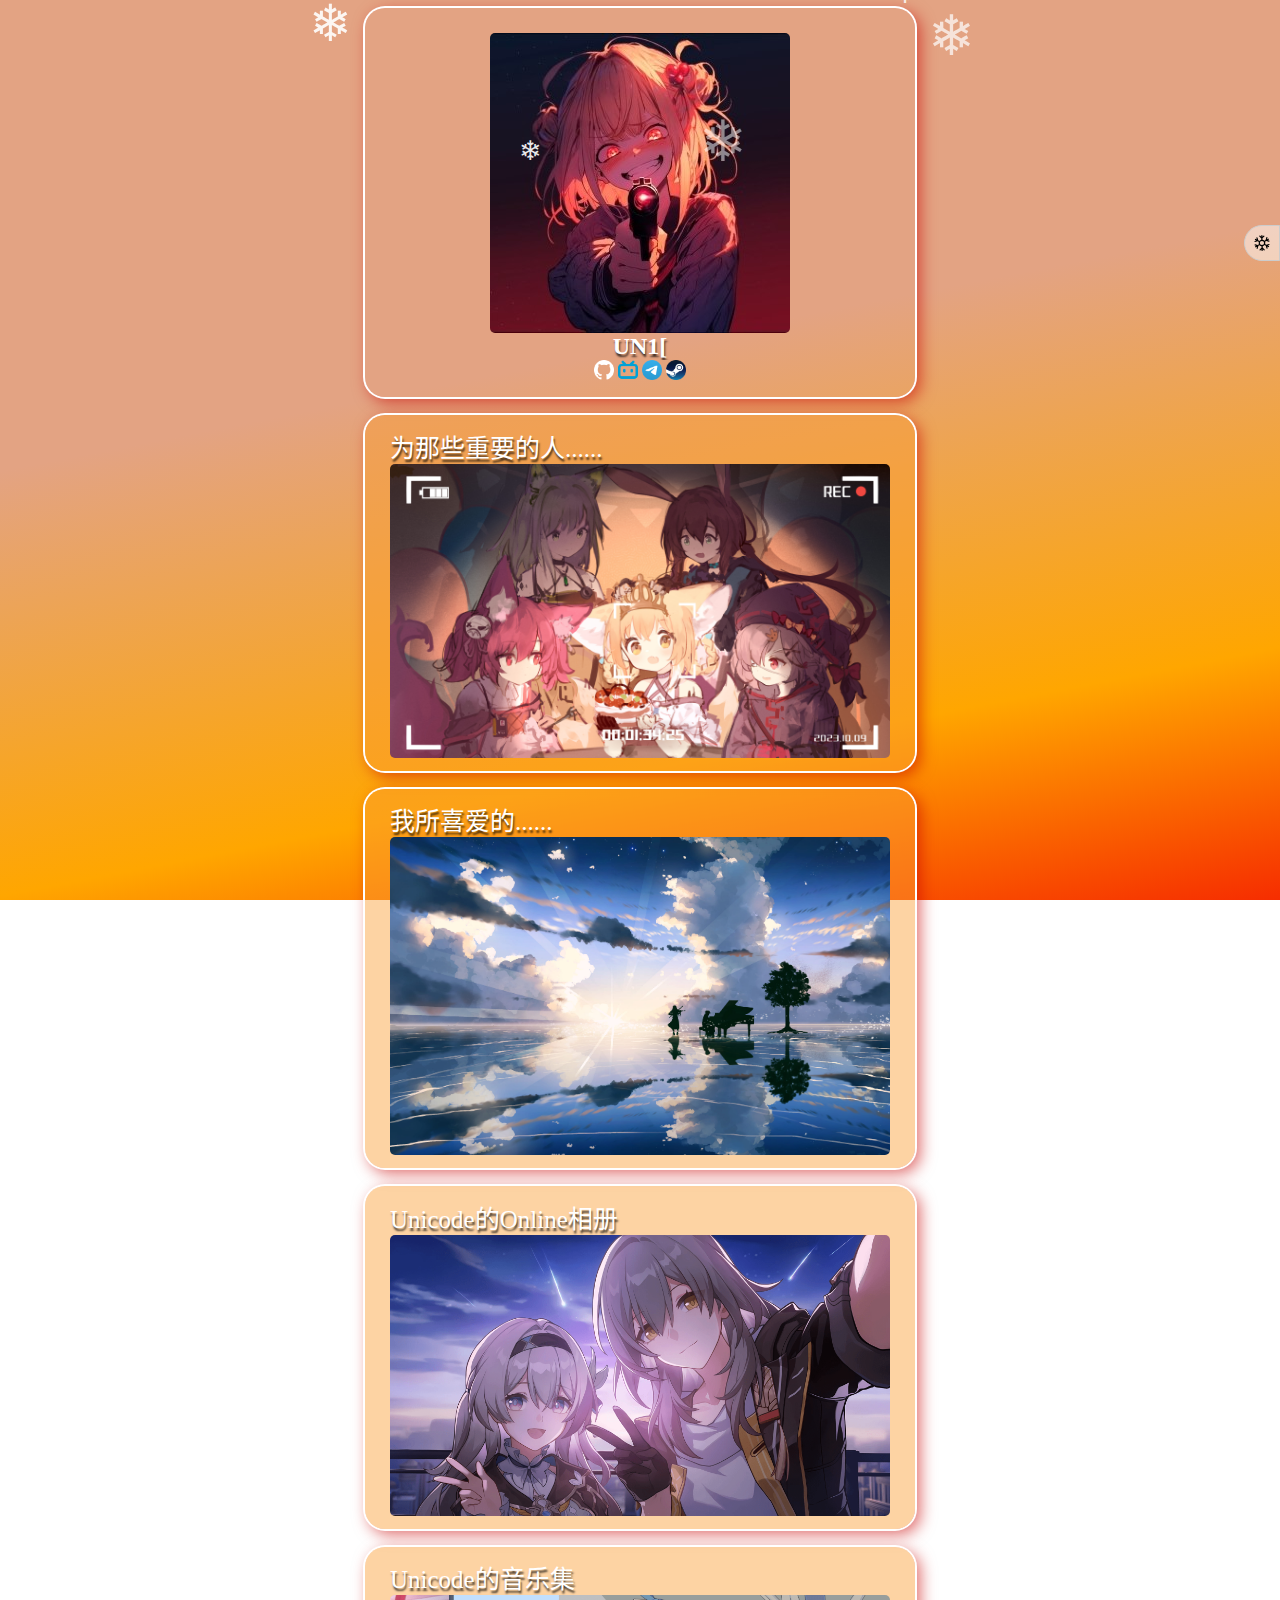
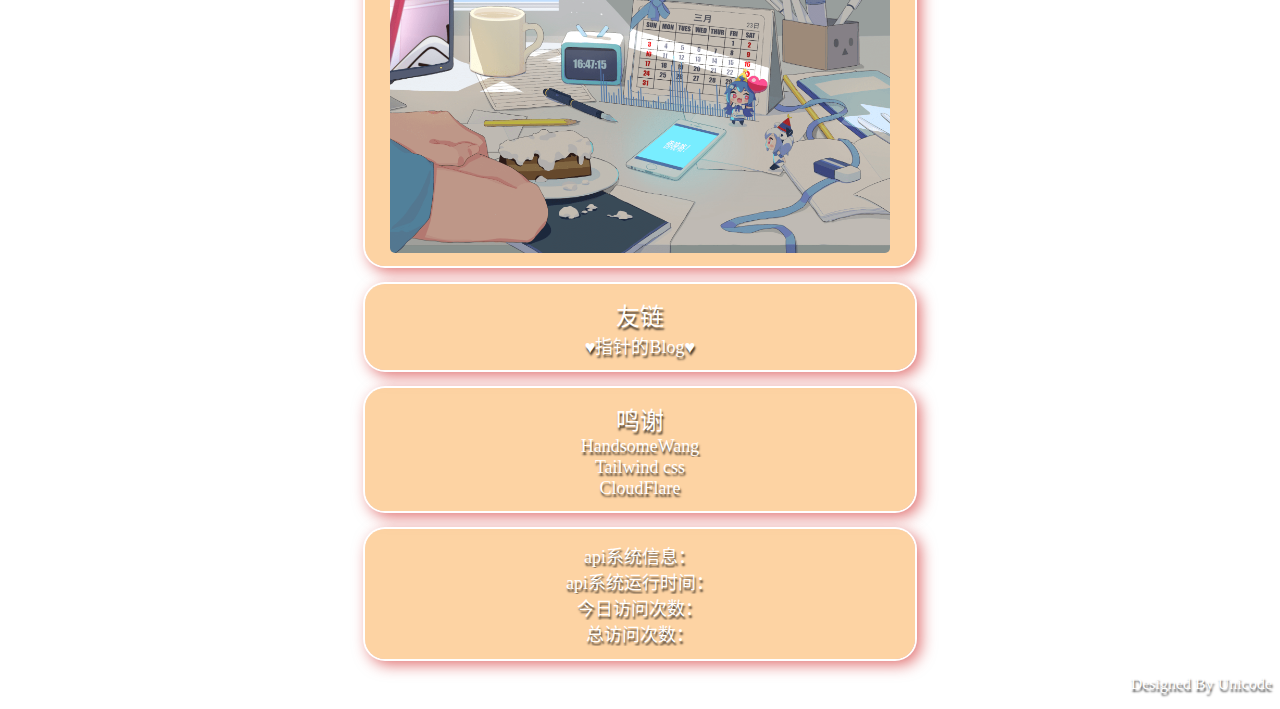
<file: index.html>
<!DOCTYPE html>
<html lang="zh-cn">

<head>
    <meta http-equiv="Content-Type" content="text/html; charset=utf-8" />
    <meta name="viewport"
        content="width=device-width, initial-scale=1.0, maximum-scale=1.0, minimum-scale=1.0, user-scalable=no" />
    <script type="text/javascript" src="js/script.js"></script>
    <script type="text/javascript" src="js/api.js"></script>
    <script type="text/javascript" src="js/Animations.js"></script>
    <link rel="stylesheet" type="text/css" href="css/style.css">
    <link rel="icon" href="image/head100.jpg" type="image/x-icon">
    <title>UN1C0DE的秘密树洞</title>
    <script>
        window.onload = function () {
            let AllRequestBox = document.querySelector('#AllRequestsCount');
            let DailyRequestBox = document.querySelector('#DailyRequestsCount');
            let ApiSystemRunningTime = document.querySelector('#ApiSystemRunningTime');
            let ApiServerStatus = document.querySelector('#ApiServerStatus');
            let RequestsCount = getRequests();
            let Systeminfo = getSystemInfo();
            AllRequestBox.innerHTML = RequestsCount.AllRequests;
            DailyRequestBox.innerHTML = RequestsCount.DailyRequests;
            ApiSystemRunningTime.innerHTML = Systeminfo.ServerRunningTime;
            ApiServerStatus.innerHTML = Systeminfo.System;

            let Animation_slide_in_ = new Animations_v_slide_in();
            let v_slide_in_els = document.querySelectorAll('.v_slide_in');
            v_slide_in_els.forEach(element => {
                Animation_slide_in_.SetSlideInEl_mounted(element);
            });
        }
    </script>
</head>

<body style="overflow:hidden;">
    <!--美化-->
    <div class="DrawCur" id="DrawCur" style="display: none"></div>
    <div class="LoaderMask" id="LoaderMask">
        <div class="LoaderCircle">
            <div></div>
            <div></div>
            <div></div>
            <div></div>
        </div>

    </div>


    <!--主体-->
    <div class="Main">
        <img class="image v_slide_in" src="image/head640.jpg" />
        <h2 class="title">UN1C0DE的秘密树洞</h2>
        <p class="title">
            <a class="link" href="//github.com/Unicode01"><img class="smallimg" src="image/github.png" /></a>
            <a class="link" href="//space.bilibili.com/542831531"><img class="smallimg" src="image/bilibili.ico" /></a>
            <a class="link" href="//t.me/UN1C0DE_CN"><img class="smallimg" src="image/tg.ico" /></a>
            <a class="link" href="//steamcommunity.com/profiles/76561199192785244/"><img class="smallimg"
                    src="image/steam.ico" /></a>
        </p>
    </div>

    <br />

    <!--联系簿-->
    <div class="article v_slide_in">
        <a class="articletitle link" href="articles/2.html">为那些重要的人......</a>
        <img class="articleimg" src="image/2_compressed.jpg" />

    </div>
    <br />

    <!--Lover~-->
    <div class="article v_slide_in">
        <a class="articletitle link" href="articles/3.html">我所喜爱的......</a>
        <img class="articleimg" src="image/3_compressed.jpg" />

    </div>
    <br />
    <!--相册-->
    <div class="article v_slide_in">
        <a class="articletitle link" href="articles/1.html">Unicode的Online相册</a>
        <img class="articleimg" src="image/1_compressed.png" />
    </div>
    <br />
    <!--八音盒-->
    <div class="article v_slide_in">
        <a class="articletitle link" href="articles/4.html">Unicode的音乐集</a>
        <img class="articleimg" src="image/4_compressed.png" />
    </div>

    <br />

    <!--友链-->
    <div class="article v_slide_in">
        <p class="articletitle" style="text-align:center;font-size: 24px;">友链</p>
        <p class="without_padding" style="text-align: center;"><a class="articletitle link" href="//omn.cc"
                style="text-align:center; font-size: 18px;">♥指针的Blog♥</a></p>


    </div>
    <br />
    <!--鸣谢-->
    <div class="article v_slide_in">
        <p class="articletitle" style="text-align:center;font-size: 24px;">鸣谢</p>
        <p class="articletitle without_padding" style="text-align: center; font-size: 18px;">HandsomeWang</p>
        <p class="without_padding" style="text-align: center;"><a class="articletitle link" href="//tailwindcss.com/"
                style="text-align:center; font-size: 18px;">Tailwind css</a></p>
        <p class="without_padding" style="text-align: center;"><a class="articletitle link" href="//cloudflare.com/"
                style="text-align:center; font-size: 18px;">CloudFlare</a></p>





    </div>
    <br />
    <!--ending-->
    <div class="article apibox v_slide_in">
        <p class="articletitle" style="text-align:center;font-size: 18px;">api系统信息： <span id="ApiServerStatus"></span>
        </p>
        <p class="articletitle" style="text-align:center;font-size: 18px;">api系统运行时间： <span
                id="ApiSystemRunningTime"></span>
        </p>
        <p class="articletitle" style="text-align:center;font-size: 18px;">今日访问次数： <span id="DailyRequestsCount"></span>
        </p>
        <p class="articletitle" style="text-align:center;font-size: 18px;">总访问次数： <span id="AllRequestsCount"></span>
        </p>
    </div>
    <p class="end_photo_time">Designed By Unicode</p>
</body>



<!--debug-->
<!--
<script>
    setTimeout(function () {
        location.reload();
    }, 1000);
</script>
!-->
<!--end debug-->

</html>
</file>
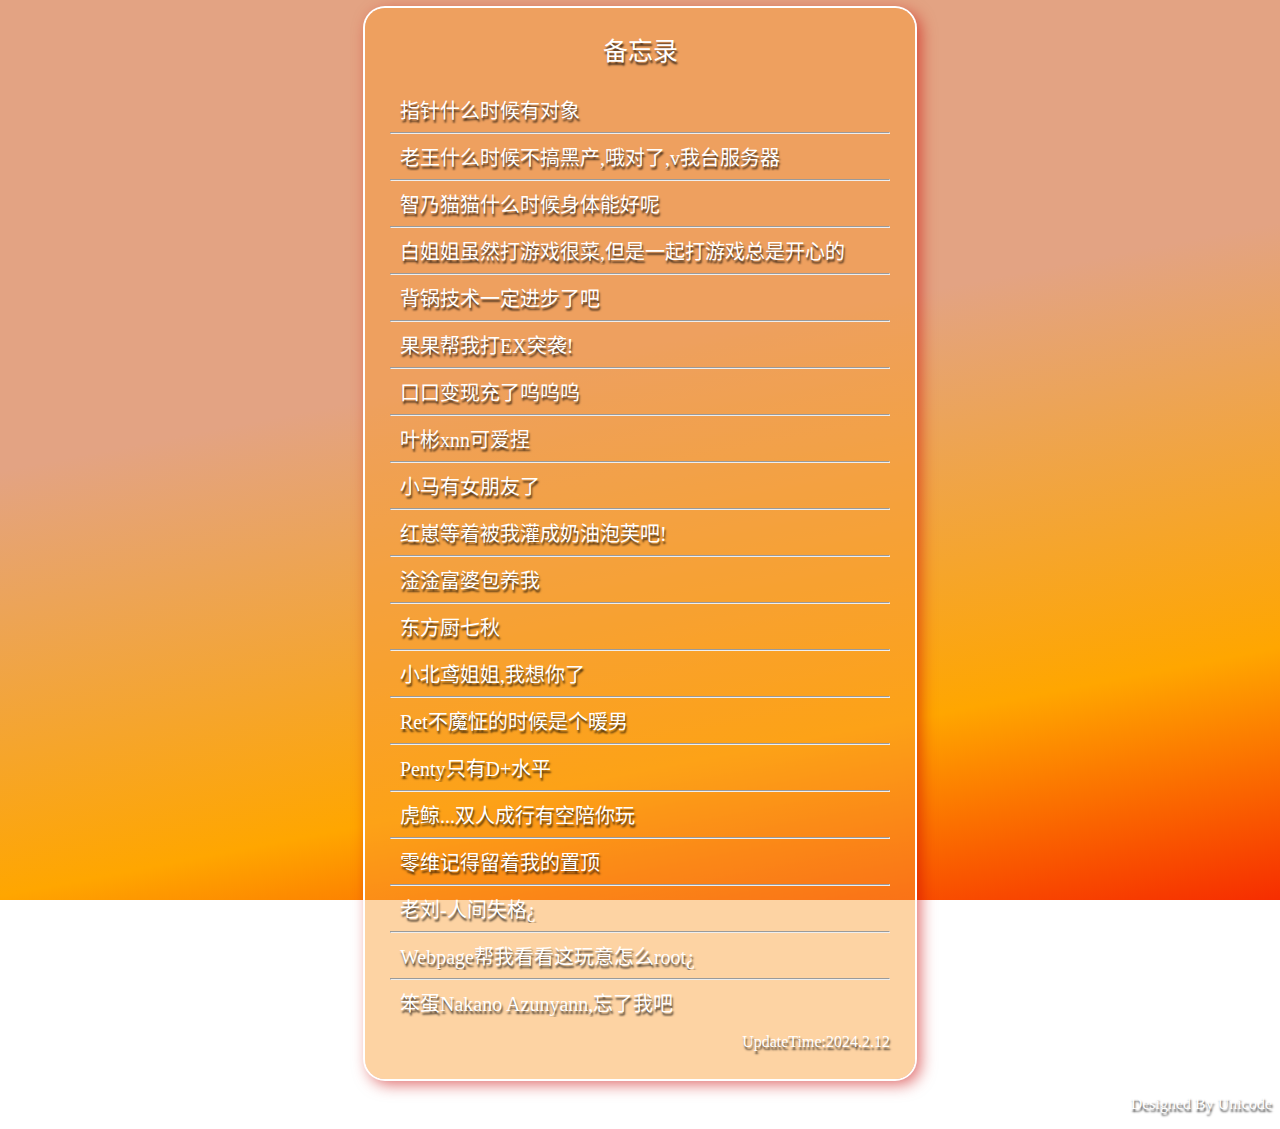
<file: articles/2.html>
<!DOCTYPE html>
<html lang="zh-cn">

<head>
    <meta http-equiv="Content-Type" content="text/html; charset=utf-8" />
    <meta name="viewport" content="width=device-width, initial-scale=1.0, maximum-scale=1.0, minimum-scale=1.0, user-scalable=no" />
    <script type="text/javascript" src="../js/script.js"></script>
    <link rel="stylesheet" type="text/css" href="../css/style.css">
    <link rel="icon" href="../image/head100.jpg" type="image/x-icon">
    <title>ありがとう、私の暗い世界の小さな太陽</title>
</head>

<body>
    <div class="DrawCur" id="DrawCur" style="display: none"></div>
    <div class="article">
        <p class="articletitle_in textcenter">备忘录</p>
        <br />
        <p class="articlecontent_in">指针什么时候有对象</p>
        <hr class="hr" />
        <p class="articlecontent_in">老王什么时候不搞黑产,哦对了,v我台服务器</p>
        <hr class="hr" />
        <p class="articlecontent_in">智乃猫猫什么时候身体能好呢</p>
        <hr class="hr" />
        <p class="articlecontent_in">白姐姐虽然打游戏很菜,但是一起打游戏总是开心的</p>
        <hr class="hr" />
        <p class="articlecontent_in">背锅技术一定进步了吧</p>
        <hr class="hr" />
        <p class="articlecontent_in">果果帮我打EX突袭!</p>
        <hr class="hr" />
        <p class="articlecontent_in">口口变现充了呜呜呜</p>
        <hr class="hr" />
        <p class="articlecontent_in">叶彬xnn可爱捏</p>
        <hr class="hr" />
        <p class="articlecontent_in">小马有女朋友了</p>
        <hr class="hr" />
        <p class="articlecontent_in">红崽等着被我灌成奶油泡芙吧!</p>
        <hr class="hr" />
        <p class="articlecontent_in">淦淦富婆包养我</p>
        <hr class="hr" />
        <p class="articlecontent_in">东方厨七秋</p>
        <hr class="hr" />
        <p class="articlecontent_in">小北鸢姐姐,我想你了</p>
        <hr class="hr" />
        <p class="articlecontent_in">Ret不魔怔的时候是个暖男</p>
        <hr class="hr" />
        <p class="articlecontent_in">Penty只有D+水平</p>
        <hr class="hr" />
        <p class="articlecontent_in">虎鲸...双人成行有空陪你玩</p>
        <hr class="hr" />
        <p class="articlecontent_in">零维记得留着我的置顶</p>
        <hr class="hr" />
        <p class="articlecontent_in">老刘-人间失格¿</p>
        <hr class="hr" />
        <p class="articlecontent_in">Webpage帮我看看这玩意怎么root¿</p>
        <hr class="hr" />
        <p class="articlecontent_in">笨蛋Nakano Azunyann,忘了我吧</p>
        <p class="end_photo_time">UpdateTime:2024.2.12</p>
    </div>
    <!--ending-->
    <p class="end_photo_time">Designed By Unicode</p>
</body>



</html>
</file>
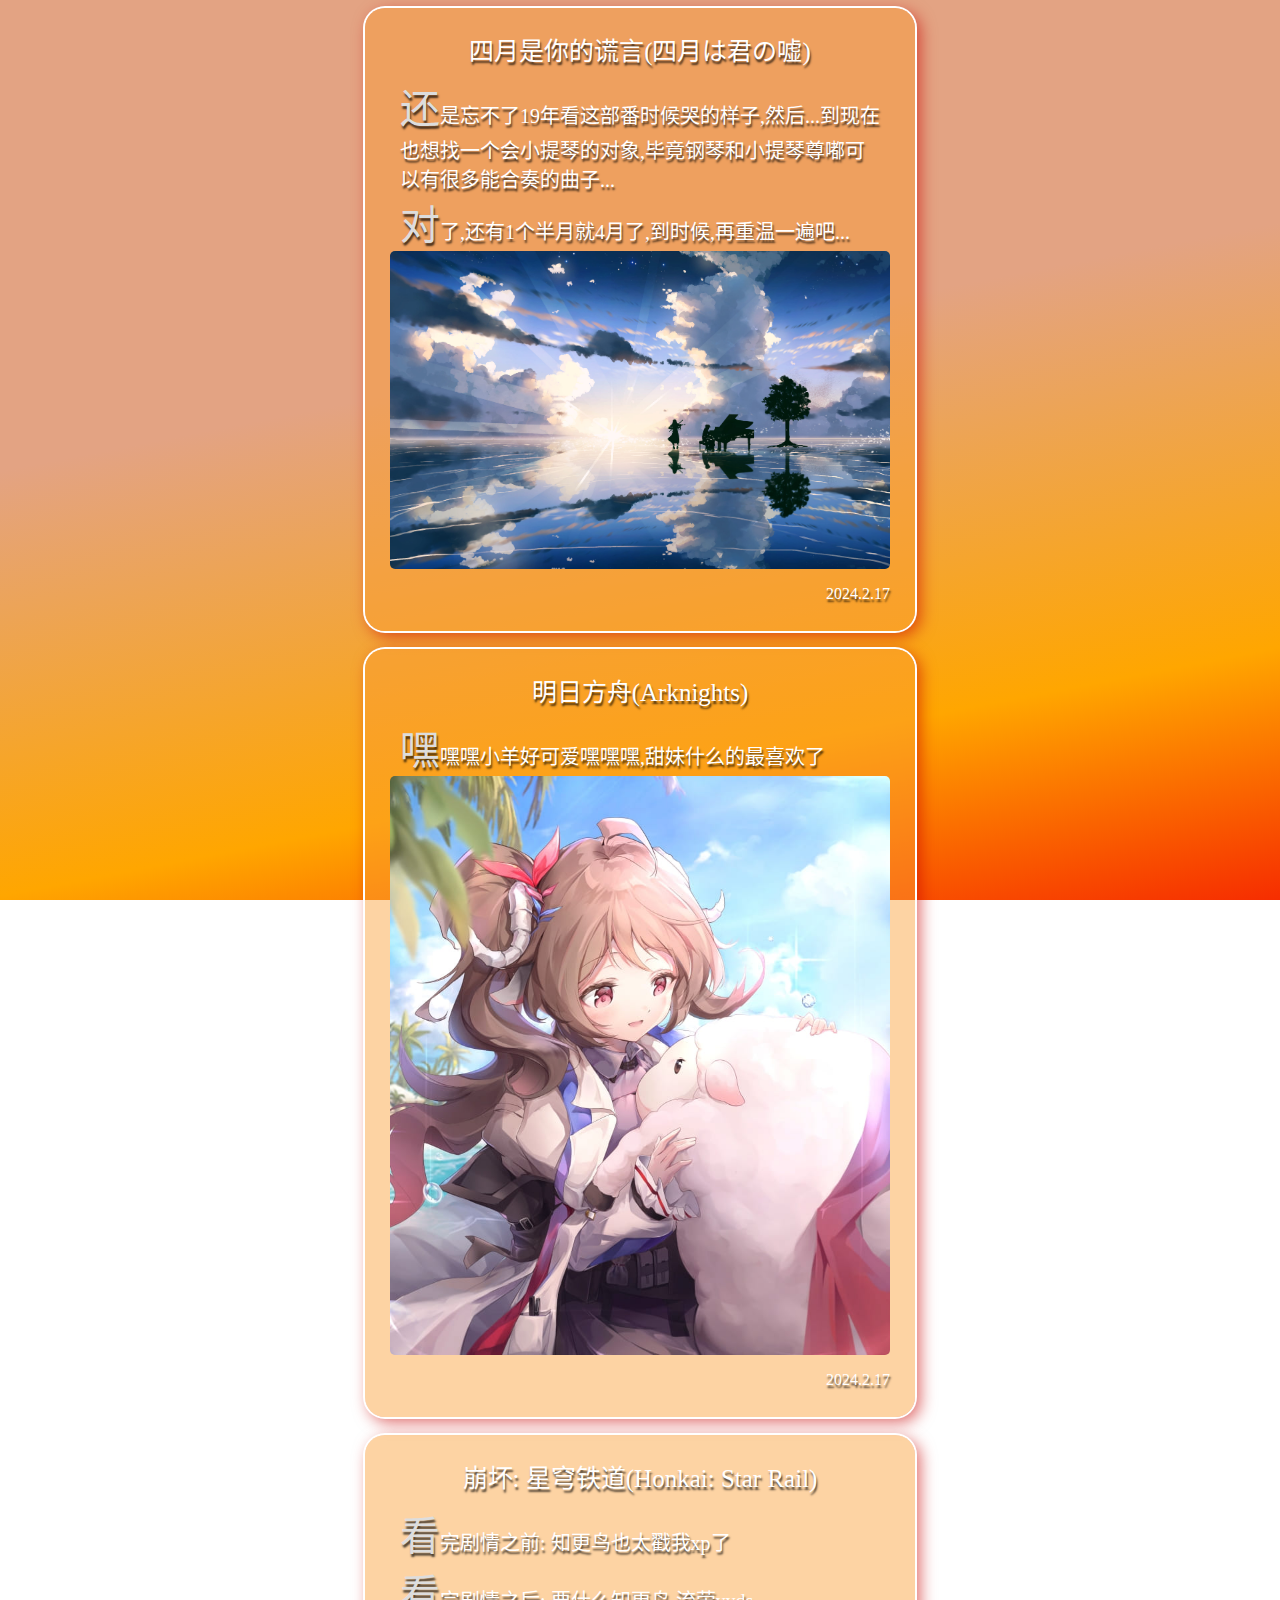
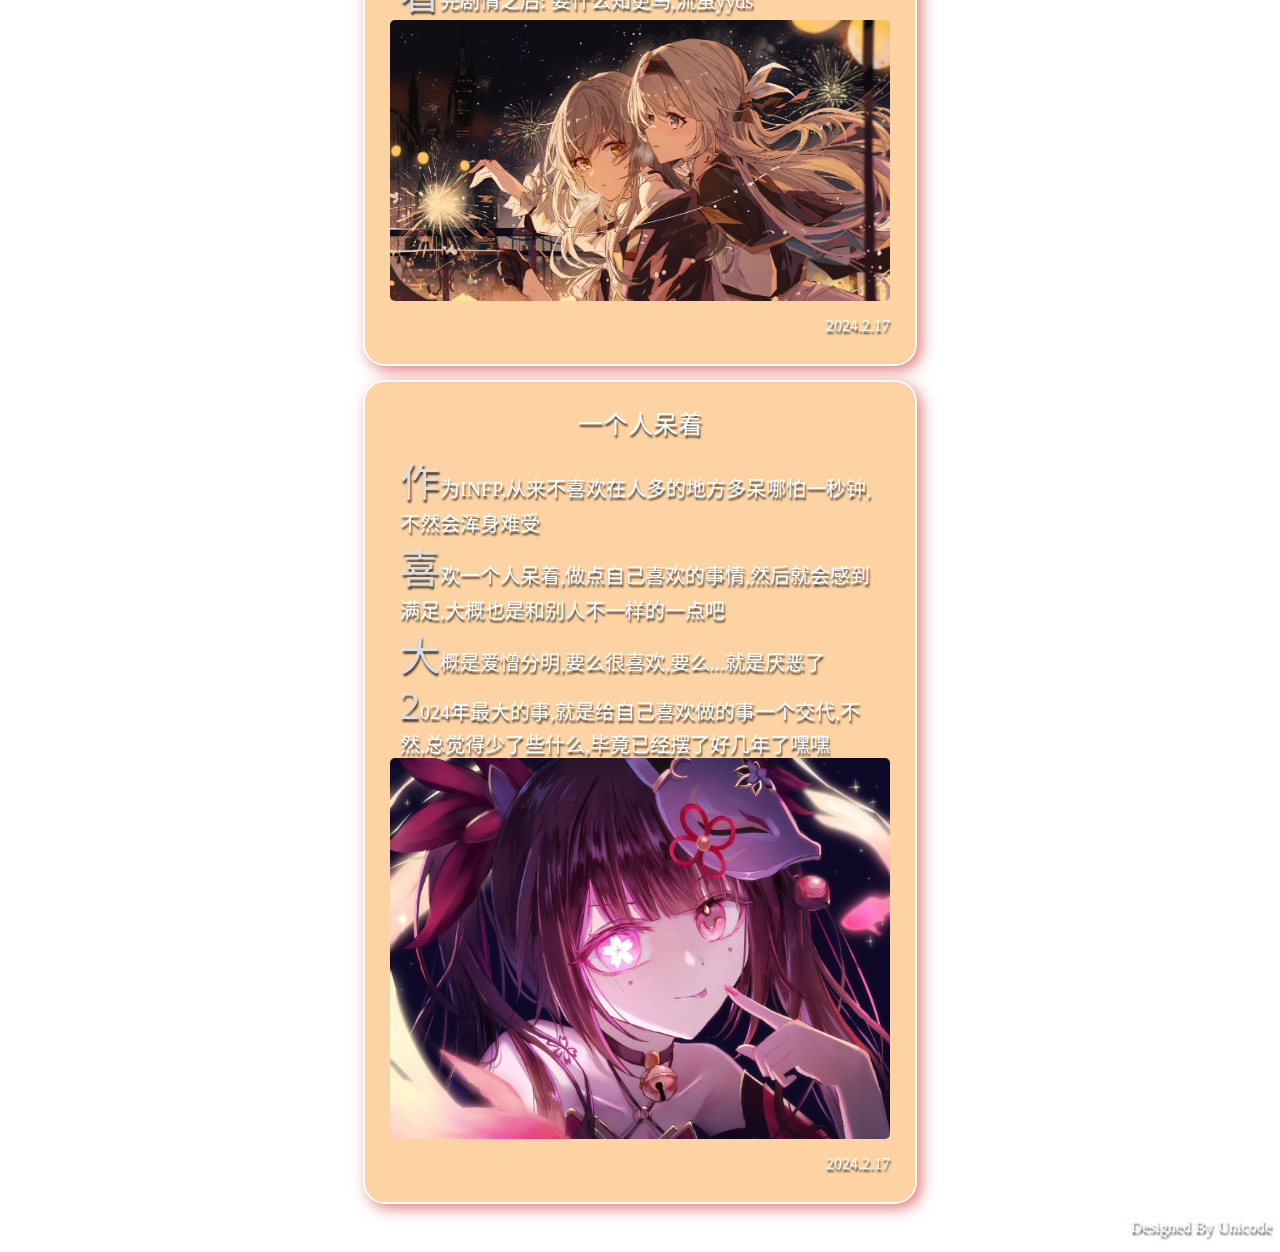
<file: articles/3.html>
<!DOCTYPE html>
<html lang="zh-cn">

<head>
    <meta http-equiv="Content-Type" content="text/html; charset=utf-8" />
    <meta name="viewport"
        content="width=device-width, initial-scale=1.0, maximum-scale=1.0, minimum-scale=1.0, user-scalable=no" />
    <script type="text/javascript" src="../js/script.js"></script>
    <script type="text/javascript" src="../js/Animations.js"></script>
    <script>
        window.onload = function () {
            let Animation_slide_in_ = new Animations_v_slide_in();
            let v_slide_in_els = document.querySelectorAll('.v_slide_in');
            v_slide_in_els.forEach(element => {
                Animation_slide_in_.SetSlideInEl_mounted(element);
            });
        }
    </script>
    <link rel="stylesheet" type="text/css" href="../css/style.css">
    <link rel="icon" href="../image/head100.jpg" type="image/x-icon">
    <title>ありがとう、私の暗い世界の小さな太陽</title>
</head>

<body>
    <div class="DrawCur" id="DrawCur" style="display: none"></div>
    <div class="article v_slide_in">
        <p class="articletitle_in textcenter">四月是你的谎言(四月は君の嘘)</p>
        <p class="articlecontent_in nohoverHid emphasizeFirst">
            还是忘不了19年看这部番时候哭的样子,然后...到现在也想找一个会小提琴的对象,毕竟钢琴和小提琴尊嘟可以有很多能合奏的曲子...</p>
        <p class="articlecontent_in nohoverHid emphasizeFirst">对了,还有1个半月就4月了,到时候,再重温一遍吧...</p>
        <img class="articleimg_in" src="../image/3_compressed.jpg" />
        <p class="end_photo_time">2024.2.17</p>
    </div>
    <br />
    <div class="article v_slide_in">
        <p class="articletitle_in textcenter">明日方舟(Arknights)</p>
        <p class="articlecontent_in nohoverHid emphasizeFirst">嘿嘿嘿小羊好可爱嘿嘿嘿,甜妹什么的最喜欢了</p>
        <img class="articleimg_in" src="../image/3_2_compressed.jpg" />
        <p class="end_photo_time">2024.2.17</p>
    </div>
    <br />
    <div class="article v_slide_in">
        <p class="articletitle_in textcenter">崩坏: 星穹铁道(Honkai: Star Rail)</p>
        <p class="articlecontent_in nohoverHid emphasizeFirst">看完剧情之前: 知更鸟也太戳我xp了</p>
        <p class="articlecontent_in nohoverHid emphasizeFirst">看完剧情之后: 要什么知更鸟,流萤yyds</p>
        <img class="articleimg_in" src="../image/3_3_compressed.jpg" />
        <p class="end_photo_time">2024.2.17</p>
    </div>
    <br />
    <div class="article v_slide_in">
        <p class="articletitle_in textcenter">一个人呆着</p>
        <p class="articlecontent_in nohoverHid emphasizeFirst">作为INFP,从来不喜欢在人多的地方多呆哪怕一秒钟,不然会浑身难受</p>
        <p class="articlecontent_in nohoverHid emphasizeFirst">喜欢一个人呆着,做点自己喜欢的事情,然后就会感到满足,大概也是和别人不一样的一点吧</p>
        <p class="articlecontent_in nohoverHid emphasizeFirst">大概是爱憎分明,要么很喜欢,要么...就是厌恶了</p>
        <p class="articlecontent_in nohoverHid emphasizeFirst">2024年最大的事,就是给自己喜欢做的事一个交代,不然,总觉得少了些什么,毕竟已经摆了好几年了嘿嘿</p>
        <img class="articleimg_in" src="../image/3_4_compressed.jpg" />
        <p class="end_photo_time">2024.2.17</p>
    </div>


    <!--ending-->
    <p class="end_photo_time">Designed By Unicode</p>
</body>



</html>
</file>
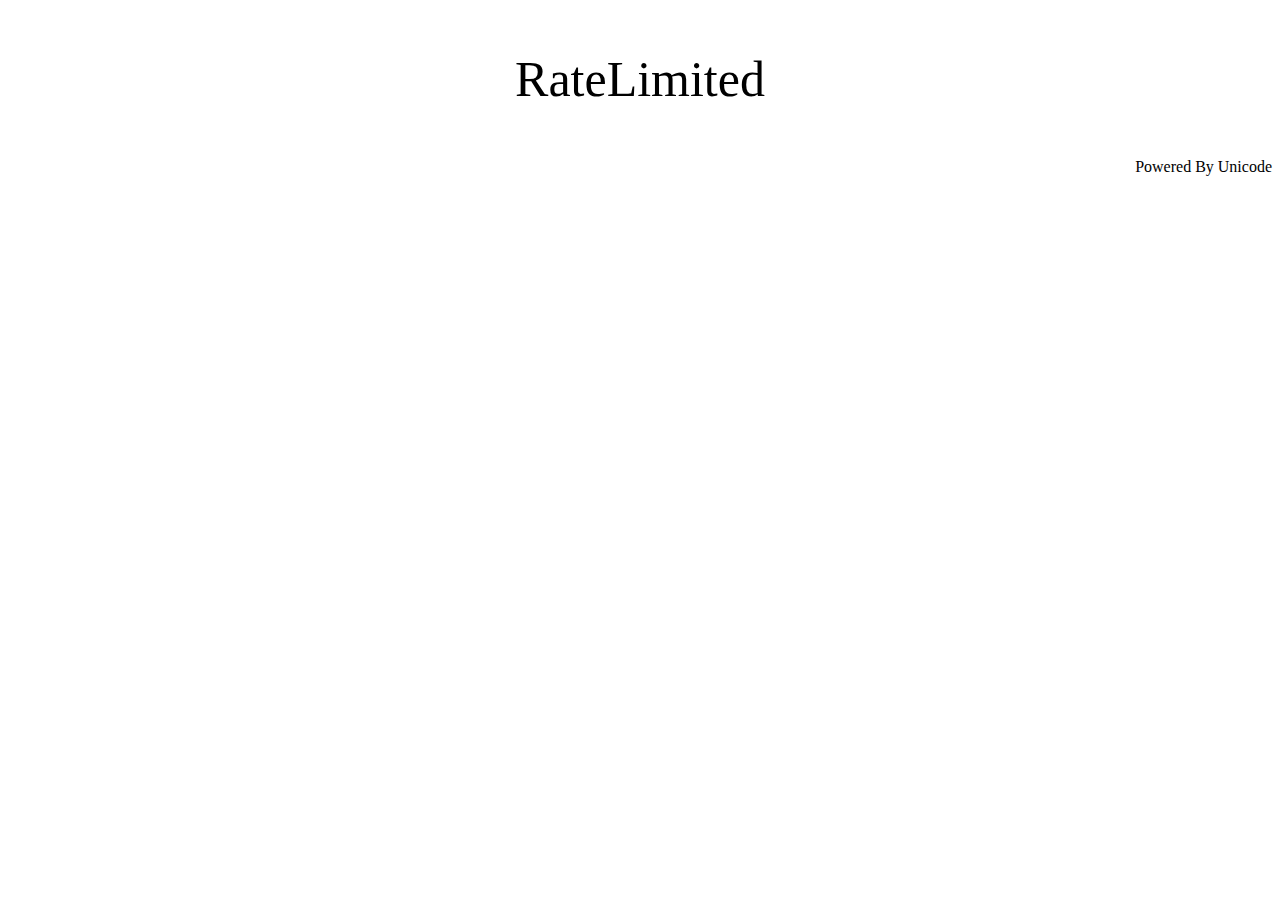
<file: CloudFlare/RateLimit.html>
<!DOCTYPE html>
<html lang="zh-cn">

<head>
    <title>RateLimit</title>
</head>

<body>
    <p style="text-align:center;font-size:50px;">RateLimited</p>
    <p style="text-align:right;">Powered By Unicode</p>
</body>

</html>
</file>
<file: css/style.css>
html {
    background: linear-gradient(169deg, rgba(227, 163, 131, 1) 41%, rgba(255, 166, 0, 1) 78%, rgba(246, 45, 0, 1) 100%);
    background-repeat: no-repeat;
    background-attachment: fixed;
    cursor: url('../image/cur1.png') 3 3, auto;

}

.ClickDiv {
    z-index: 999999;
    background: rgba(255, 255, 255, 0.7);
    transition: .4s;
    position: Fixed;
    border-radius: 50%;
    pointer-events: none;
    opacity: 1;
    display: block;

}

.DrawCur {
    z-index: 999999;
    width: 36px;
    height: 36px;
    border: 1px solid #cccccc;
    transition: background-color 0.3s, width 0.3s, height 0.3s;
    position: fixed;
    border-radius: 50%;
    pointer-events: none;
    /* transition: .1s; */
}

.Main {
    width: auto;
    height: auto;
    max-width: 100%;
    max-height: 100%;
    padding: 2% 2% 1% 2%;
    border-radius: 20px;
    box-shadow: 0 0 0 2px white, 0.3em 0.3em 1em rgb(200 0 0 / 60%);
    transition: .4s;
}

.Main:hover {
    box-shadow: 0 0 0 2px white, 0.8em 0.8em 2em rgb(200 0 0 / 60%);
}

.article {
    width: auto;
    height: auto;
    max-width: 100%;
    max-height: 100%;
    padding: 1% 2% 1% 2%;
    background: rgba(251, 158, 51, 0.45);
    border-radius: 20px;
    box-shadow: 0 0 0 2px white, 0.3em 0.3em 1em rgb(200 0 0 / 60%);
    transition: .8s;
}

.article:hover {
    box-shadow: 0 0 0 2px white, 0.8em 0.8em 2em rgb(200 0 0 / 60%);
    background: rgba(251, 158, 51, 0.8);
}

.title {
    margin: auto;
    text-align: center;
    color: white;
    text-shadow: 1px 3px 2px rgba(0, 0, 0, 0.711);
    transition: .4s;
    overflow: hidden;
}

.title:hover {
    color: orange;
}

.articletitle {
    font-size: 25px;
    color: white;
    text-shadow: 1px 3px 2px rgba(0, 0, 0, 0.711);
    text-decoration: none;
    overflow: hidden;
    margin: 0 auto;

}

.articletitle_in {
    font-size: 25px;
    color: white;
    text-shadow: 1px 3px 2px rgba(0, 0, 0, 0.711);
    text-decoration: none;
    overflow: hidden;
    margin: 0 auto;
    padding: 2% 2% 2% 2%;
    transition: .4s;
}

.image {
    max-width: 100%;
    max-height: 100%;
    margin: auto;
    display: block;
    text-align: center;
    border-radius: 20px;
    transition: .4s;
    border-radius: 5px;
}

.articleimg {
    max-width: 100%;
    max-height: 100%;
    margin: auto;
    display: block;
    overflow: hidden;
    border-radius: 5px;
}

.articleimg_in {
    max-width: 100%;
    max-height: 100%;
    margin: auto;
    display: block;
    overflow: hidden;
    transition: .4s;
    border-radius: 5px;
}

.image:hover {
    -webkit-filter: blur(10px);
    filter: blur(10px);
}

.end_photo_time {
    font-size: 16px;
    text-align: right;
    color: white;
    text-shadow: 1px 3px 2px rgba(0, 0, 0, 0.711);
}

.articlecontent_in {
    font-size: 20px;
    color: white;
    text-shadow: 1px 3px 2px rgba(0, 0, 0, 0.711);
    text-decoration: none;
    overflow: hidden;
    margin: 0 auto;
    padding: 0% 2% 0% 2%;
    transition: .2s;
}

.nohoverHid:hover {
    opacity: 1 !important;
}

.emphasizeFirst::first-letter {
    font-size: 40px;
    color: #dddddd;
}

.articlecontent_in:hover {
    opacity: 0;
}

.articlecontent_in:hover+.hr {
    opacity: 0;
}

.without_padding {
    padding: 0 !important;
    margin: 0 !important;
}

.show_text {
    font-size: 20px;
    text-align: center;
    color: white;
    text-shadow: 1px 3px 2px rgba(0, 0, 0, 0.711);
    position: absolute;
    transition: .4s;
}

.articleimg_in:hover~.show_text {
    opacity: 1 !important;
    position: absolute;
    color: red;
    text-shadow: 1px 3px 2px rgba(255, 255, 255, 0.711);
}

.link {
    cursor: url('../image/cur1.png') 3 3, pointer;
    transition: .4s;
}

.link:hover {
    color: #dddddd;
}

.LoaderMask {
    position: Fixed;
    left: 0px;
    top: 0px;
    width: 100%;
    height: 100%;
    background: white;
    display: flex;
    flex-wrap: wrap;
    justify-content: center;
    align-content: center;
    transition: 1.5s;
    opacity: 1;
}

.LoaderCircle {
    display: inline-block;
    position: relative;
    width: 64px;
    height: 64px;
    transition: 1.5s;
    opacity: 1;
    pointer-events: none;
}

.LoaderCircle div {
    position: absolute;
    top: 27px;
    width: 11px;
    height: 11px;
    border-radius: 50%;
    background: #FF8513;
    animation-timing-function: cubic-bezier(0, 1, 1, 0);
}

.LoaderCircle div:nth-child(1) {
    left: 6px;
    animation: load_41 0.6s infinite;
}

.LoaderCircle div:nth-child(2) {
    left: 6px;
    animation: load_42 0.6s infinite;
}

.LoaderCircle div:nth-child(3) {
    left: 26px;
    animation: load_42 0.6s infinite;
}

.LoaderCircle div:nth-child(4) {
    left: 45px;
    animation: load_43 0.6s infinite;
}

.smallimg {
    width: 20px;
    height: 20px;
}

.textcenter {
    text-align: center;
}

.SettingButton {
    position: fixed;
    display: block;
    right: 0;
    top: 25%;
    width: 36px;
    height: 36px;
    border-radius: 50%;
    border-top-right-radius: 0;
    border-bottom-right-radius: 0;
    border: 1px solid #cccccc;
    transition: 1s;
    background: url('../image/Weather_Snow.svg') no-repeat center rgba(255, 255, 255, 0.5);
    cursor: url('../image/cur1.png') 3 3, auto;
}

.SettingButton:hover {
    border: 1px solid #000000;
}


@keyframes load_41 {
    0% {
        transform: scale(0);
    }

    100% {
        transform: scale(1);
    }
}

@keyframes load_43 {
    0% {
        transform: scale(1);
    }

    100% {
        transform: scale(0);
    }
}

@keyframes load_42 {
    0% {
        transform: translate(0, 0);
    }

    100% {
        transform: translate(19px, 0);
    }
}

@keyframes color-change {
    0% {
        opacity: 1;

    }

    50% {
        opacity: 0;
    }

    100% {
        opacity: 1;
    }
}
</file>
